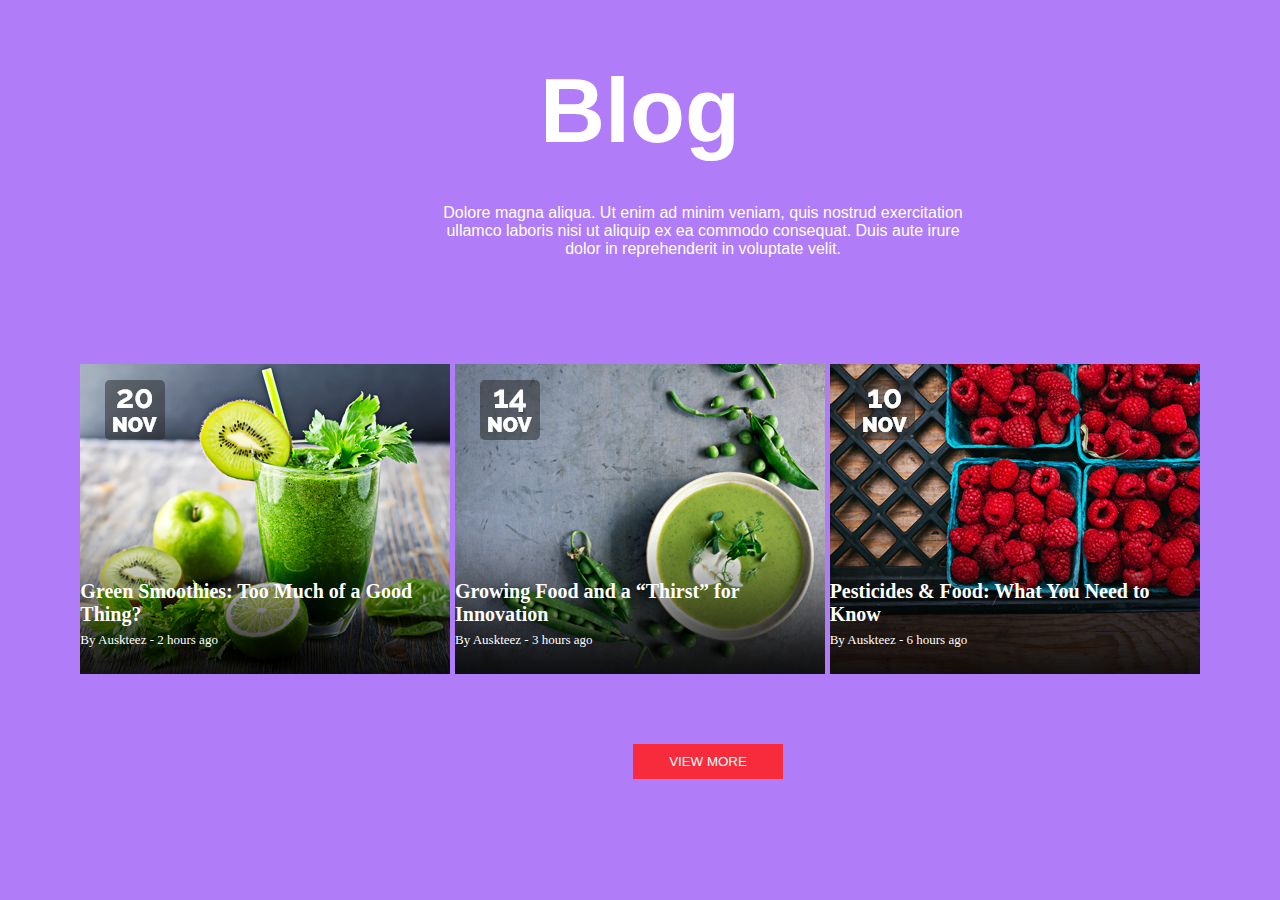
<file: hw10/index.html>
<!DOCTYPE html>
<html lang="en">
<head>
    <meta charset="UTF-8">
    <meta name="viewport" content="width=device-width, initial-scale=1.0">
    <link rel="stylesheet" href="./css/style.css">
    <title>blog</title>
</head>
<body>
    <header>
        <h1>Blog</h1>
        <p>Dolore magna aliqua. Ut enim ad minim veniam, quis nostrud exercitation ullamco laboris nisi ut aliquip ex ea commodo consequat. Duis aute irure dolor in reprehenderit in voluptate velit.</p>
    </header>
    <div class="container">
        <div class="col">
            <div class="img">
                <img src="./img/kiwi.png" alt="kiwi">
            <h2>Green Smoothies: Too Much of a Good Thing?<br> <span class="small-text">By Auskteez - 2 hours ago</span></h2>
            <div class="day">
                <img src="./img/day.png" alt="day1">
            </div>
            </div>
        </div>
        <div class="col">
            <div class="img">
                <img src="./img/peas.png" alt="peas">
                <h2>Growing Food and a “Thirst” for Innovation<br> <span class="small-text">By Auskteez - 3 hours ago</span></h2>
                <div class="day">
                    <img src="./img/day2.png" alt="day2">
                </div>
            </div>
        </div>
        <div class="col">
            <div class="img">
                <img src="./img/raspbery.png" alt="raspbery">
                <h2>Pesticides & Food: What You Need to Know<br> <span class="small-text">By Auskteez - 6 hours ago</span></h2>
                <div class="day">
                    <img src="./img/day3.png" alt="day3">
                </div>
            </div>
        </div>
    </div>
    <footer>
        <button class="button">VIEW MORE</button>
    </footer>
</body>
</html>
</file>
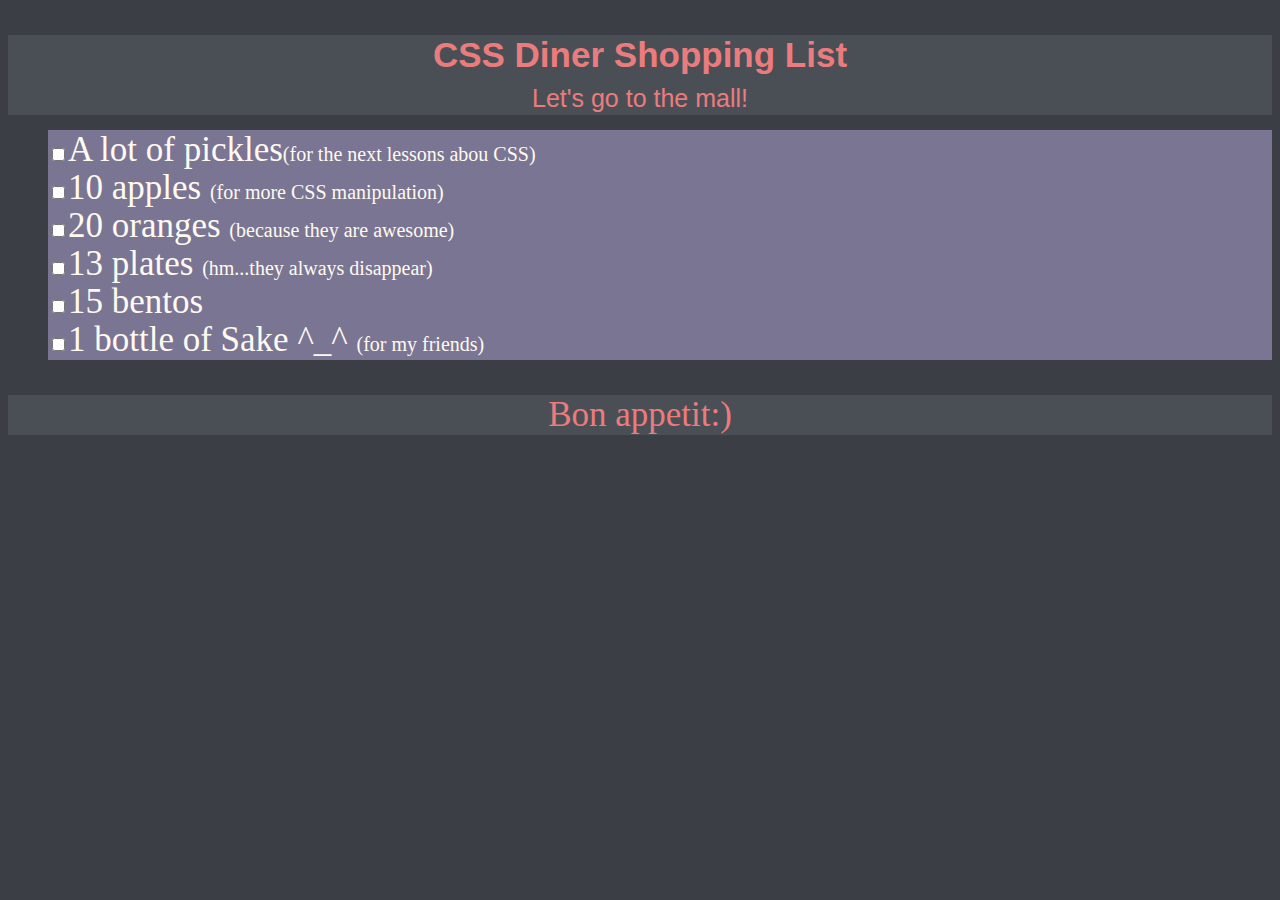
<file: hw5/index.html>
<!DOCTYPE html>
<html lang="en">
<head>
    <meta charset="UTF-8">
    <meta name="viewport" content="width=device-width, initial-scale=1.0">
    <link rel="stylesheet" href="style.css">
    <title>Diner Shopping List</title>
</head>
<body>
    <div class="top">
        <p>CSS Diner Shopping List<br> <span class="foottext">Let's go to the mall!</span></p>
    </div>
    <div>
        <ul>
            <p id="first"><input type="checkbox">A lot of pickles<span id="lesstext">(for the next lessons abou CSS)</span></p><br>
            <p id="first"><input type="checkbox">10 apples <span id="lesstext">(for more CSS manipulation)</span></p><br>
            <p id="first"><input type="checkbox">20 oranges <span id="lesstext">(because they are awesome)</span></p><br>
            <p id="first"><input type="checkbox">13 plates <span id="lesstext">(hm...they always disappear)</span></p><br>
            <p id="first"><input type="checkbox">15 bentos </input></p><br>
            <p id="first"><input type="checkbox">1 bottle of Sake ^_^ <span id="lesstext">(for my friends)</span></p>
        </ul>
    </div>
    <footer class="fot">
        <p>Bon appetit:)</p>
    </footer>
</body>
</html>
</file>
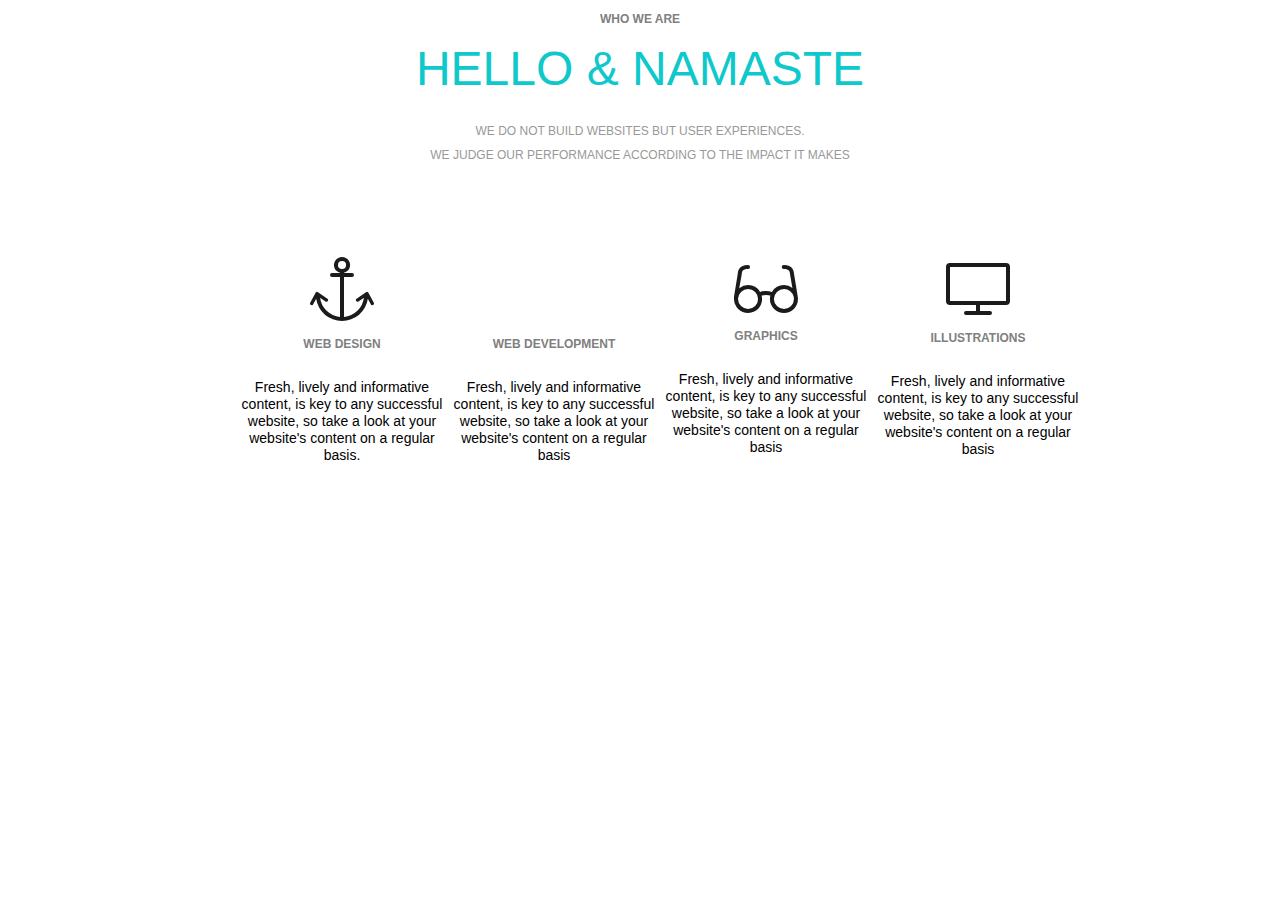
<file: hw7/index.html>
<!DOCTYPE html>
<html lang="en">
<head>
    <meta charset="UTF-8">
    <meta name="viewport" content="width=device-width, initial-scale=1.0">
    <link rel="stylesheet" href="./css/style.css">
    <title>Namaste</title>
</head>
<body>
    <div class="high">
        <p>WHO WE ARE</p>
        <p class="namaste">HELLO & NAMASTE</p>
        <p class="main">WE DO NOT BUILD WEBSITES BUT USER EXPERIENCES.<br> WE JUDGE OUR PERFORMANCE ACCORDING TO THE IMPACT IT MAKES</p>
    </div>
    <div class="blocks">
        <ul>
            <li><img src="./img/Anchor.svg" alt="anchor"><br><p>WEB DESIGN </p> <br><span class="text"> Fresh, lively and informative content, is key to any successful website, so take a look at your website's content on a regular basis. </span></li>
            <li><img src="./img/Diamond.svg" alt="diamond"><p>WEB DEVELOPMENT</p><br><span class="text">Fresh, lively and informative content, is key to any successful website, so take a look at your website's content on a regular basis</span></li>
            <li><img src="./img/icon.svg" alt="graphics"><p>GRAPHICS</p><br><span class="text">Fresh, lively and informative content, is key to any successful website, so take a look at your website's content on a regular basis</span></li>
            <li><img src="./img/icon1.svg" alt="illustrations"><p>ILLUSTRATIONS</p><br><span class="text">Fresh, lively and informative content, is key to any successful website, so take a look at your website's content on a regular basis</span></li>
        </ul>

    </div>
    
</body>
</html>
</file>
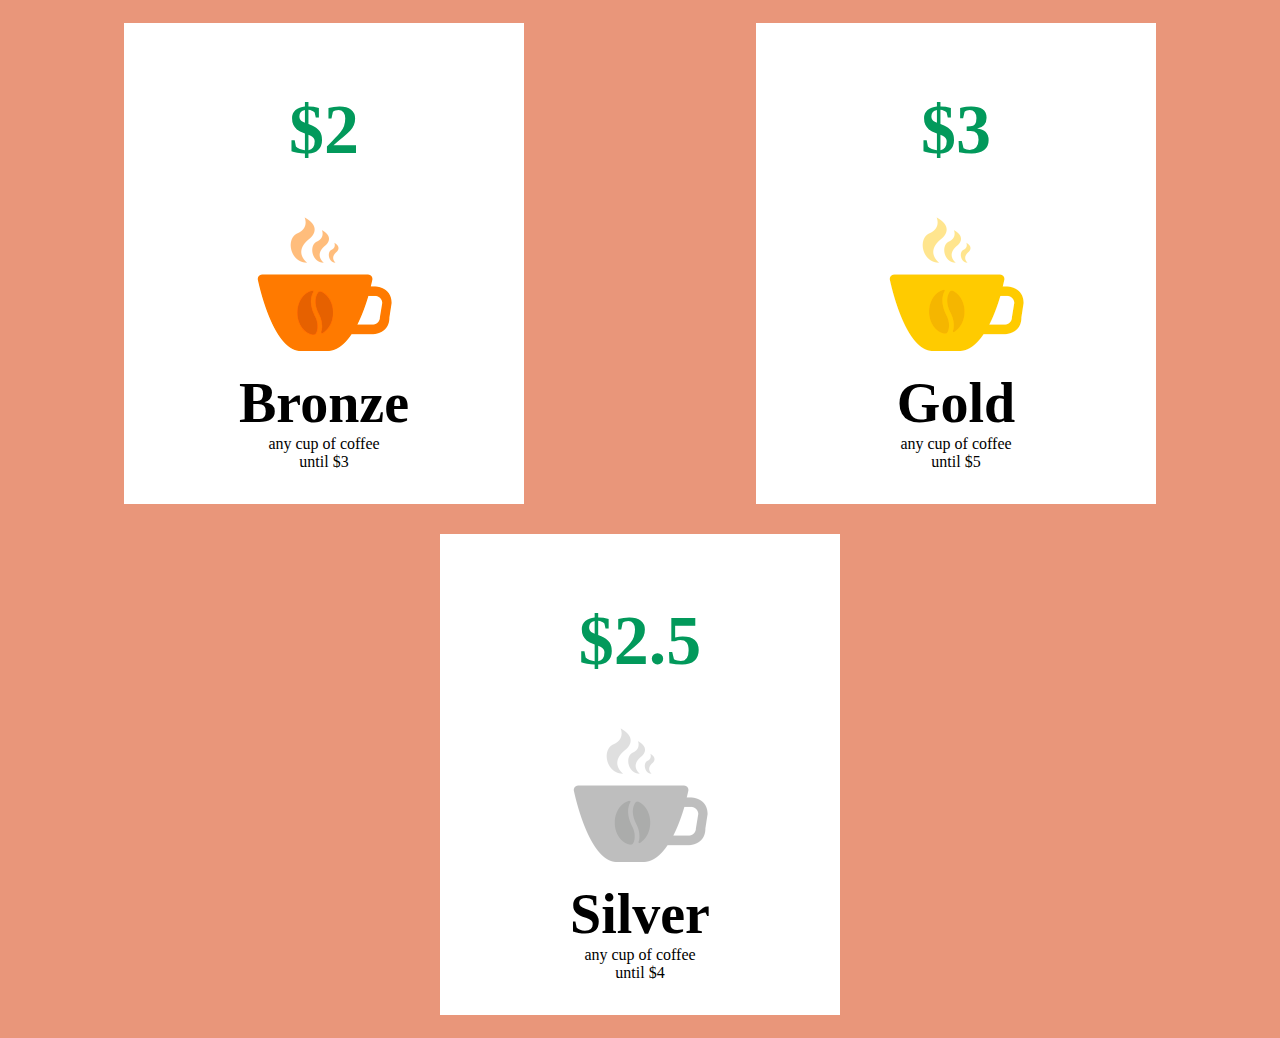
<file: hw9/second layout/index.html>
<!DOCTYPE html>
<html lang="en">
<head>
    <meta charset="UTF-8">
    <meta name="viewport" content="width=device-width, initial-scale=1.0">
    <link rel="stylesheet" href="./css/style.css">
    <title>second layout</title>
</head>
<body>
    <div class="container">
            <div class="col">
                <h1>$2</h1>
                <img src="./img/cap_bronze.png" alt="cap1">
                <p><span class="color"> Bronze</span> <br> any cup of coffee <br> until $3</p>
            </div>
            <div class="col">
                <h1>$3</h1>
                <img src="./img/cap_gold.png" alt="cap2">
                <p><span class="color"> Gold</span> <br> any cup of coffee <br> until $5</p>
            </div>
            <div class="col">
                <h1>$2.5</h1>
                <img src="./img/cap_silver.png" alt="cap3">
                <p><span class="color"> Silver</span> <br> any cup of coffee <br> until $4</p>
            </div>
        </div> 
</body>
</html>
</file>
<file: hw10/css/style.css>
body {
    background-color: #B07CF7;
}

h1 {
    text-align: center;
    color: #FFFFFF;
    font-weight: bold;
    font-size: 90px;
    font-family: 'Raleway', sans-serif;
}

p {
    text-align: center;
    width: 550px;
    height: 85px;
    color: #FFFFFF;
    font-family: 'Raleway', sans-serif;
    margin: -20px 420px;
}

.container {
    display: flex;
    flex-direction: row;
    justify-content: space-around;
    margin: 70px;
}

img {
    margin: 0px 0px;
    padding: 0px 0px;

}

.col {
    width: 370px;
    height: 310px;
    margin-top: 25px;
    text-align: center;
}

.button {
    background-color: #F72B3B;
    color: #FFFFFF;
    border: none;
    text-align: center;
    display: inline-block;
    height: 35px;
    width: 150px;
    cursor: pointer;
    margin-left: 625px;
}

.img {
    position: relative;
    width: 100%;
}

h2 {
	position: absolute;
	top	: 200px;
	left: 0;
    width: 100%;
    color: #FFFFFF;
    font-size: 20px;
    text-align: left;
}

.small-text {
    font-size: 13px;
    font-weight: 500;
}

h3 {
    position: relative;
    bottom: 300px;
    margin-right: 225px;
    color: #FFFFFF;
    border: 25px 50px 50%;
    background-color: #707070;
}

.img .day {
    position: relative;
    width: 100%;
    bottom: 300px;
    right: 130px;
}
</file>
<file: hw5/style.css>
.top {
    color: #EB7C7D;
    background-color: #4A4F56;
    text-align: center;
    font-size: 35px;
    font-weight:bolder;
    font-family:Arial, Helvetica, sans-serif;
}

 .foottext {
    font-weight:normal;
    font-size: 25px;
}
#first {
    margin: 0px;
    background-color:#7a7593;
    color: floralwhite;
    font-size: 35px;
    margin-top: -20px;
}
 
#first:hover {
    background-color:#625e77;
    text-decoration: line-through;
}
 #lesstext {
     font-size: 20px;
     font-weight:unset;
 }

 body {
     background-color:#3b3f45; 

 }

 .fot {
     background-color:#4A4F56;
     color: #EB7C7D;
     text-align: center;
     font-size: 35px;
     font-weight:normal;
 }
</file>
<file: hw7/css/style.css>
* {
    box-sizing: border-box;
}

p {
    color: gray;
    text-align: center;
    font-size: 12px;
    font-family: 'Montserrat', sans-serif;
    font-weight: bold;
}

.namaste {
    color:#0EC8CB;
    font-size: 48px;
    font-weight: normal;
    margin-top: 15px;
    font-family: 'Montserrat', sans-serif;
}

.main {
    color: #999999;
    font-weight: inherit;
    line-height: 2;
    margin-top: -25px;
    font-family: 'PT Sans', sans-serif;
}

ul {
    list-style-type: none;
    font-size: 0px;
    text-align: center;
}

li {
    display: inline-block;
    width: 212px;
    text-align: center;
    font-size: 14px;
    vertical-align: middle
}

.blocks {
    height: 255px;
    margin-left: 0px;
    margin-top: 90px;
}

/*.web {
    width: 225px;
    text-align: center;
}*/

/*.des {
    font-family: 'Montserrat', sans-serif;
    font-size: 18px;
    font-style: normal;
    font-weight: 100;
}*/

.text {
    font-family: 'PT Sans', sans-serif;
    font-weight: lighter;
}

img:hover {
    fill: #0EC8CB;
}

/*.dev {
    font-family: 'Montserrat', sans-serif;
    font-size: 18px;
    font-style: normal;
    font-weight: 100;
}*/
</file>
<file: hw9/second layout/css/style.css>
body {
    background-color: darksalmon;
}

.container {
    flex-direction: row;
    display: flex;
    flex-wrap: wrap;
    justify-content: space-around;
}

.col {
    background-color: white;
    width: 360px;
    height: 441px;
    text-align: center;
    margin: 15px;
    padding: 20px;
}

p {
    text-align:center;
    margin-bottom: 100px;
}

h1 {
    color: #02995B;
    font-size: 70px;
    text-align: center;
}

img {
    text-align: center;
}

.color {
    font-weight: bold;
    font-size: 56px;
}

col:hover {
    transform: scale (1.1, 1.1);
}
</file>
